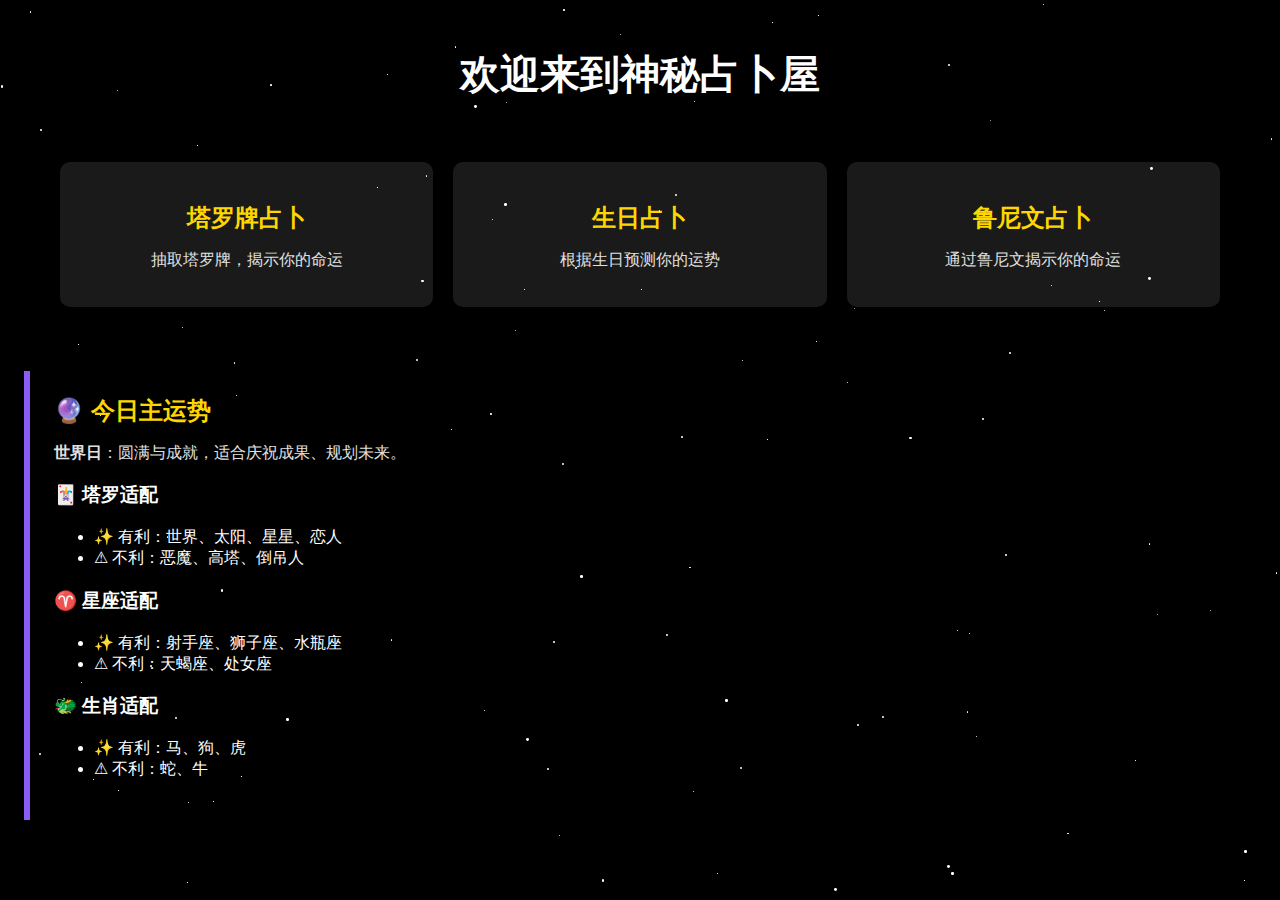
<file: index.html>
<!DOCTYPE html>
<html lang="zh">
<head>
    <script async src="https://pagead2.googlesyndication.com/pagead/js/adsbygoogle.js?client=ca-pub-4074403485690023"
     crossorigin="anonymous"></script>
    <meta charset="UTF-8">
    <meta name="viewport" content="width=device-width, initial-scale=1.0">
    <title>神秘占卜屋</title>
    <link rel="stylesheet" href="styles.css">

      <style>
        body {
            margin: 0;
            background: #000;
            min-height:100vh;
/*             height: 100vh; */
/*             overflow: hidden; */
        }

        .star {
            position: absolute;
            background: #fff;
            border-radius: 50%;
            animation: twinkle 2s infinite alternate;
        }

        @keyframes twinkle {
            0% {
                opacity: 0.2;
            }

            100% {
                opacity: 1;
            }
        }
    </style>
</head>
<body>
    <div class="container">
        <h1>欢迎来到神秘占卜屋</h1>
        <div class="fortune-options">
            <div class="fortune-card" onclick="location.href='tarot.html'">
                <h2>塔罗牌占卜</h2>
                <p>抽取塔罗牌，揭示你的命运</p>
            </div>
            <div class="fortune-card" onclick="location.href='birthday.html'">
                <h2>生日占卜</h2>
                <p>根据生日预测你的运势</p>
            </div>
            <div class="fortune-card" onclick="location.href='rune.html'">
                <h2>鲁尼文占卜</h2>
                <p>通过鲁尼文揭示你的命运</p>
            </div>
        </div>
    </div>

    <!-- 📅 每日主运势模块 - 主导日 + 塔罗 + 星座 + 生肖 适配分析 -->
    <div id="daily-essence" style="padding: 1.5em;   font-family: sans-serif;">
        <div style="border-left: 6px solid #8b5cf6;padding: 1.5em; ">
            <h2 style="margin-top: 0;">🔮 今日主运势</h2>
            <p id="main-energy">加载中...</p>

            <h3>🃏 塔罗适配</h3>
            <ul id="tarot-match">
                <li>加载中...</li>
            </ul>

            <h3>♈ 星座适配</h3>
            <ul id="zodiac-match">
                <li>加载中...</li>
            </ul>

            <h3>🐲 生肖适配</h3>
            <ul id="chinese-match">
                <li>加载中...</li>
            </ul>
        </div>
    </div>
    
<script async src="https://pagead2.googlesyndication.com/pagead/js/adsbygoogle.js?client=ca-pub-4074403485690023"
     crossorigin="anonymous"></script>
<!-- 展示广告1 -->
<ins class="adsbygoogle"
     style="display:block"
     data-ad-client="ca-pub-4074403485690023"
     data-ad-slot="3116263632"
     data-ad-format="auto"
     data-full-width-responsive="true"></ins>
<script>
     (adsbygoogle = window.adsbygoogle || []).push({});
</script>

    <script>
        // 动态生成100颗星星
        for (let i = 0; i < 100; i++) {
            const star = document.createElement('div');
            star.className = 'star';
            star.style.width = `${Math.random() * 3}px`;
            star.style.height = star.style.width;
            star.style.left = `${Math.random() * 100}vw`;
            star.style.top = `${Math.random() * 100}vh`;
            star.style.animationDelay = `${Math.random() * 2}s`;
            document.body.appendChild(star);
        }

        const energyDays = [
            {
                title: "节制日",
                description: "稳中求进，避免情绪波动，适合疗愈、修复、沟通。",
                tarot: {
                    good: ["节制", "女祭司", "星星", "力量"],
                    bad: ["战车", "恶魔", "魔术师", "高塔"]
                },
                zodiac: {
                    good: ["双鱼座", "巨蟹座", "处女座"],
                    bad: ["白羊座", "狮子座", "射手座"]
                },
                chinese: {
                    good: ["兔", "羊", "猪"],
                    bad: ["马", "虎"]
                }
            },
            {
                title: "战车日",
                description: "主动出击、果断行动，是实现目标的好时机。",
                tarot: {
                    good: ["战车", "魔术师", "皇帝", "太阳"],
                    bad: ["倒吊人", "隐士", "月亮", "节制"]
                },
                zodiac: {
                    good: ["白羊座", "狮子座", "摩羯座"],
                    bad: ["双鱼座", "巨蟹座"]
                },
                chinese: {
                    good: ["龙", "马", "虎"],
                    bad: ["羊", "兔"]
                }
            },
            {
                title: "隐士日",
                description: "适合沉思、独处、反思与计划，不宜社交。",
                tarot: {
                    good: ["隐士", "教皇", "月亮", "死神"],
                    bad: ["恋人", "战车", "太阳", "魔术师"]
                },
                zodiac: {
                    good: ["摩羯座", "天蝎座", "处女座"],
                    bad: ["双子座", "狮子座"]
                },
                chinese: {
                    good: ["蛇", "牛", "鸡"],
                    bad: ["猴", "马"]
                }
            },
            {
                title: "星星日",
                description: "充满希望与灵感，适合追逐梦想和创意表达。",
                tarot: {
                    good: ["星星", "女祭司", "世界", "愚人"],
                    bad: ["恶魔", "高塔", "死神"]
                },
                zodiac: {
                    good: ["水瓶座", "双鱼座", "射手座"],
                    bad: ["摩羯座", "金牛座"]
                },
                chinese: {
                    good: ["狗", "猪", "鼠"],
                    bad: ["蛇", "鸡"]
                }
            },
            {
                title: "太阳日",
                description: "活力四射，适合展示自我、庆祝成功。",
                tarot: {
                    good: ["太阳", "皇帝", "战车", "力量"],
                    bad: ["月亮", "隐士", "倒吊人"]
                },
                zodiac: {
                    good: ["狮子座", "白羊座", "射手座"],
                    bad: ["天蝎座", "双鱼座"]
                },
                chinese: {
                    good: ["虎", "马", "龙"],
                    bad: ["牛", "羊"]
                }
            },
            {
                title: "月亮日",
                description: "直觉敏锐，适合探索内心、处理隐秘事务。",
                tarot: {
                    good: ["月亮", "女祭司", "隐士", "星星"],
                    bad: ["太阳", "战车", "皇帝"]
                },
                zodiac: {
                    good: ["巨蟹座", "天蝎座", "双鱼座"],
                    bad: ["白羊座", "狮子座"]
                },
                chinese: {
                    good: ["兔", "蛇", "猪"],
                    bad: ["龙", "马"]
                }
            },
            {
                title: "皇帝日",
                description: "掌控局面，适合领导、制定规则与决策。",
                tarot: {
                    good: ["皇帝", "正义", "战车", "力量"],
                    bad: ["愚人", "恋人", "月亮"]
                },
                zodiac: {
                    good: ["摩羯座", "白羊座", "天秤座"],
                    bad: ["双鱼座", "巨蟹座"]
                },
                chinese: {
                    good: ["龙", "虎", "鸡"],
                    bad: ["兔", "猪"]
                }
            },
            {
                title: "女祭司日",
                description: "倾听内心，适合冥想、直觉洞察与学习。",
                tarot: {
                    good: ["女祭司", "隐士", "星星", "月亮"],
                    bad: ["战车", "魔术师", "太阳"]
                },
                zodiac: {
                    good: ["天蝎座", "双鱼座", "处女座"],
                    bad: ["白羊座", "射手座"]
                },
                chinese: {
                    good: ["蛇", "兔", "牛"],
                    bad: ["马", "猴"]
                }
            },
            {
                title: "恋人日",
                description: "注重关系与选择，适合沟通感情、合作。",
                tarot: {
                    good: ["恋人", "节制", "星星", "世界"],
                    bad: ["恶魔", "高塔", "死神"]
                },
                zodiac: {
                    good: ["天秤座", "双子座", "巨蟹座"],
                    bad: ["天蝎座", "摩羯座"]
                },
                chinese: {
                    good: ["狗", "猪", "羊"],
                    bad: ["虎", "龙"]
                }
            },
            {
                title: "力量日",
                description: "展现内在力量，适合克服挑战、保持耐心。",
                tarot: {
                    good: ["力量", "皇帝", "太阳", "战车"],
                    bad: ["倒吊人", "隐士", "月亮"]
                },
                zodiac: {
                    good: ["狮子座", "白羊座", "天蝎座"],
                    bad: ["双鱼座", "巨蟹座"]
                },
                chinese: {
                    good: ["虎", "龙", "马"],
                    bad: ["兔", "羊"]
                }
            },
            {
                title: "正义日",
                description: "追求公平与平衡，适合处理合约、法律事务。",
                tarot: {
                    good: ["正义", "皇帝", "节制", "教皇"],
                    bad: ["恶魔", "高塔", "月亮"]
                },
                zodiac: {
                    good: ["天秤座", "摩羯座", "处女座"],
                    bad: ["白羊座", "双子座"]
                },
                chinese: {
                    good: ["鸡", "牛", "龙"],
                    bad: ["猴", "狗"]
                }
            },
            {
                title: "死神日",
                description: "转变与新生，适合放下过去、迎接新开始。",
                tarot: {
                    good: ["死神", "隐士", "世界", "星星"],
                    bad: ["恋人", "太阳", "战车"]
                },
                zodiac: {
                    good: ["天蝎座", "摩羯座", "水瓶座"],
                    bad: ["狮子座", "白羊座"]
                },
                chinese: {
                    good: ["蛇", "猪", "鼠"],
                    bad: ["马", "虎"]
                }
            },
            {
                title: "恶魔日",
                description: "面对诱惑与束缚，适合审视欲望、打破限制。",
                tarot: {
                    good: ["恶魔", "死神", "月亮", "力量"],
                    bad: ["节制", "星星", "恋人"]
                },
                zodiac: {
                    good: ["天蝎座", "摩羯座", "白羊座"],
                    bad: ["双鱼座", "天秤座"]
                },
                chinese: {
                    good: ["蛇", "虎", "龙"],
                    bad: ["兔", "羊"]
                }
            },
            {
                title: "高塔日",
                description: "突变与觉醒，适合接受改变、重建信念。",
                tarot: {
                    good: ["高塔", "死神", "星星", "月亮"],
                    bad: ["皇帝", "正义", "恋人"]
                },
                zodiac: {
                    good: ["水瓶座", "天蝎座", "射手座"],
                    bad: ["金牛座", "巨蟹座"]
                },
                chinese: {
                    good: ["鼠", "猴", "龙"],
                    bad: ["牛", "林", "猪"]
                }
            },
            {
                title: "世界日",
                description: "圆满与成就，适合庆祝成果、规划未来。",
                tarot: {
                    good: ["世界", "太阳", "星星", "恋人"],
                    bad: ["恶魔", "高塔", "倒吊人"]
                },
                zodiac: {
                    good: ["射手座", "狮子座", "水瓶座"],
                    bad: ["天蝎座", "处女座"]
                },
                chinese: {
                    good: ["马", "狗", "虎"],
                    bad: ["蛇", "牛"]
                }
            },
            {
                title: "教皇日",
                description: "寻求指引与智慧，适合学习、咨询权威。",
                tarot: {
                    good: ["教皇", "隐士", "正义", "女祭司"],
                    bad: ["魔术师", "战车", "恶魔"]
                },
                zodiac: {
                    good: ["处女座", "摩羯座", "天秤座"],
                    bad: ["白羊座", "双子座"]
                },
                chinese: {
                    good: ["牛", "鸡", "蛇"],
                    bad: ["猴", "马"]
                }
            },
            {
                title: "倒吊人日",
                description: "暂停与牺牲，适合反思、放下执念。",
                tarot: {
                    good: ["倒吊人", "隐士", "月亮", "死神"],
                    bad: ["战车", "太阳", "皇帝"]
                },
                zodiac: {
                    good: ["双鱼座", "天蝎座", "巨蟹座"],
                    bad: ["白羊座", "狮子座"]
                },
                chinese: {
                    good: ["猪", "兔", "羊"],
                    bad: ["龙", "虎"]
                }
            },
            {
                title: "魔术师日",
                description: "创造与行动，适合启动新项目、展现才华。",
                tarot: {
                    good: ["魔术师", "战车", "太阳", "星星"],
                    bad: ["隐士", "倒吊人", "月亮"]
                },
                zodiac: {
                    good: ["双子座", "白羊座", "狮子座"],
                    bad: ["天蝎座", "摩羯座"]
                },
                chinese: {
                    good: ["猴", "马", "龙"],
                    bad: ["牛", "羊"]
                }
            },
            {
                title: "命运之轮日",
                description: "运势转动，适合顺势而为、抓住机遇。",
                tarot: {
                    good: ["命运之轮", "星星", "世界", "太阳"],
                    bad: ["恶魔", "高塔", "死神"]
                },
                zodiac: {
                    good: ["射手座", "水瓶座", "双子座"],
                    bad: ["处女座", "巨蟹座"]
                },
                chinese: {
                    good: ["鼠", "马", "狗"],
                    bad: ["蛇", "猪"]
                }
            },
            {
                title: "皇后日",
                description: "滋养与关怀，适合照顾自己与他人。",
                tarot: {
                    good: ["皇后", "恋人", "节制", "星星"],
                    bad: ["恶魔", "高塔", "战车"]
                },
                zodiac: {
                    good: ["巨蟹座", "天秤座", "双鱼座"],
                    bad: ["白羊座", "摩羯座"]
                },
                chinese: {
                    good: ["兔", "羊", "猪"],
                    bad: ["虎", "龙"]
                }
            },
            {
                title: "愚人日",
                description: "冒险与新开始，适合尝试新事物、保持开放。",
                tarot: {
                    good: ["愚人", "魔术师", "星星", "世界"],
                    bad: ["皇帝", "正义", "隐士"]
                },
                zodiac: {
                    good: ["水瓶座", "射手座", "白羊座"],
                    bad: ["摩羯座", "处女座"]
                },
                chinese: {
                    good: ["猴", "马", "鼠"],
                    bad: ["牛", "蛇"]
                }
            },
            {
                title: "审判日",
                description: "觉醒与评估，适合总结经验、做出决定。",
                tarot: {
                    good: ["审判", "正义", "星星", "死神"],
                    bad: ["恋人", "战车", "恶魔"]
                },
                zodiac: {
                    good: ["天秤座", "天蝎座", "水瓶座"],
                    bad: ["双子座", "狮子座"]
                },
                chinese: {
                    good: ["鸡", "蛇", "龙"],
                    bad: ["猴", "狗"]
                }
            },
            {
                title: "力量日",
                description: "展现勇气与耐心，适合面对挑战、保持冷静。",
                tarot: {
                    good: ["力量", "皇帝", "太阳", "战车"],
                    bad: ["月亮", "倒吊人", "隐士"]
                },
                zodiac: {
                    good: ["狮子座", "白羊座", "天蝎座"],
                    bad: ["双鱼座", "巨蟹座"]
                },
                chinese: {
                    good: ["虎", "龙", "马"],
                    bad: ["兔", "羊"]
                }
            },
            {
                title: "隐士日",
                description: "内省与智慧，适合独处、深入思考。",
                tarot: {
                    good: ["隐士", "女祭司", "月亮", "教皇"],
                    bad: ["战车", "魔术师", "太阳"]
                },
                zodiac: {
                    good: ["处女座", "天蝎座", "摩羯座"],
                    bad: ["白羊座", "双子座"]
                },
                chinese: {
                    good: ["蛇", "牛", "鸡"],
                    bad: ["马", "猴"]
                }
            },
            {
                title: "恋人日",
                description: "和谐与选择，适合增进关系、做出情感决定。",
                tarot: {
                    good: ["恋人", "皇后", "节制", "星星"],
                    bad: ["恶魔", "高塔", "死神"]
                },
                zodiac: {
                    good: ["天秤座", "巨蟹座", "双鱼座"],
                    bad: ["天蝎座", "摩羯座"]
                },
                chinese: {
                    good: ["兔", "猪", "羊"],
                    bad: ["虎", "龙"]
                }
            },
            {
                title: "战车日",
                description: "行动与控制，适合推进计划、展现决心。",
                tarot: {
                    good: ["战车", "魔术师", "皇帝", "太阳"],
                    bad: ["倒吊人", "隐士", "月亮"]
                },
                zodiac: {
                    good: ["白羊座", "狮子座", "摩羯座"],
                    bad: ["双鱼座", "巨蟹座"]
                },
                chinese: {
                    good: ["龙", "马", "虎"],
                    bad: ["羊", "兔"]
                }
            },
            {
                title: "星星日",
                description: "希望与灵感，适合追逐梦想、恢复信心。",
                tarot: {
                    good: ["星星", "愚人", "世界", "女祭司"],
                    bad: ["恶魔", "高塔", "死神"]
                },
                zodiac: {
                    good: ["水瓶座", "射手座", "双鱼座"],
                    bad: ["摩羯座", "金牛座"]
                },
                chinese: {
                    good: ["狗", "猪", "鼠"],
                    bad: ["蛇", "鸡"]
                }
            },
            {
                title: "月亮日",
                description: "直觉与潜意识，适合探索内心、处理隐秘。",
                tarot: {
                    good: ["月亮", "女祭司", "隐士", "星星"],
                    bad: ["太阳", "战车", "皇帝"]
                },
                zodiac: {
                    good: ["巨蟹座", "天蝎座", "双鱼座"],
                    bad: ["白羊座", "狮子座"]
                },
                chinese: {
                    good: ["兔", "蛇", "猪"],
                    bad: ["龙", "马"]
                }
            },
            {
                title: "太阳日",
                description: "活力与成功，适合展示才华、庆祝成果。",
                tarot: {
                    good: ["太阳", "战车", "皇帝", "力量"],
                    bad: ["月亮", "隐士", "倒吊人"]
                },
                zodiac: {
                    good: ["狮子座 ", "白羊座", "射手座"],
                    bad: ["天蝎座", "双鱼座"]
                },
                chinese: {
                    good: ["虎", "马", "龙"],
                    bad: ["牛", "羊"]
                }
            },
            {
                title: "节制日",
                description: "平衡与和谐，适合疗愈、沟通、调整节奏。",
                tarot: {
                    good: ["节制", "恋人", "星星", "皇后"],
                    bad: ["恶魔", "高塔", "战车"]
                },
                zodiac: {
                    good: ["双鱼座", "巨蟹座", "天秤座"],
                    bad: ["白羊座", "狮子座"]
                },
                chinese: {
                    good: ["兔", "羊", "猪"],
                    bad: ["马", "虎"]
                }
            }
        ];

        const today = new Date();
        const index = today.getFullYear() * 10000 + (today.getMonth() + 1) * 100 + today.getDate();
        const selectedEnergy = energyDays[index % energyDays.length];

        function renderList(id, goodList, badList) {
            const ul = document.getElementById(id);
            ul.innerHTML = `
            <li>✨ 有利：${goodList.join("、")}</li>
            <li>⚠ 不利：${badList.join("、")}</li>
        `;
        }

        document.getElementById("main-energy").innerHTML = `<strong>${selectedEnergy.title}</strong>：${selectedEnergy.description}`;
        renderList("tarot-match", selectedEnergy.tarot.good, selectedEnergy.tarot.bad);
        renderList("zodiac-match", selectedEnergy.zodiac.good, selectedEnergy.zodiac.bad);
        renderList("chinese-match", selectedEnergy.chinese.good, selectedEnergy.chinese.bad);
    </script>
</body>
</html>
</file>
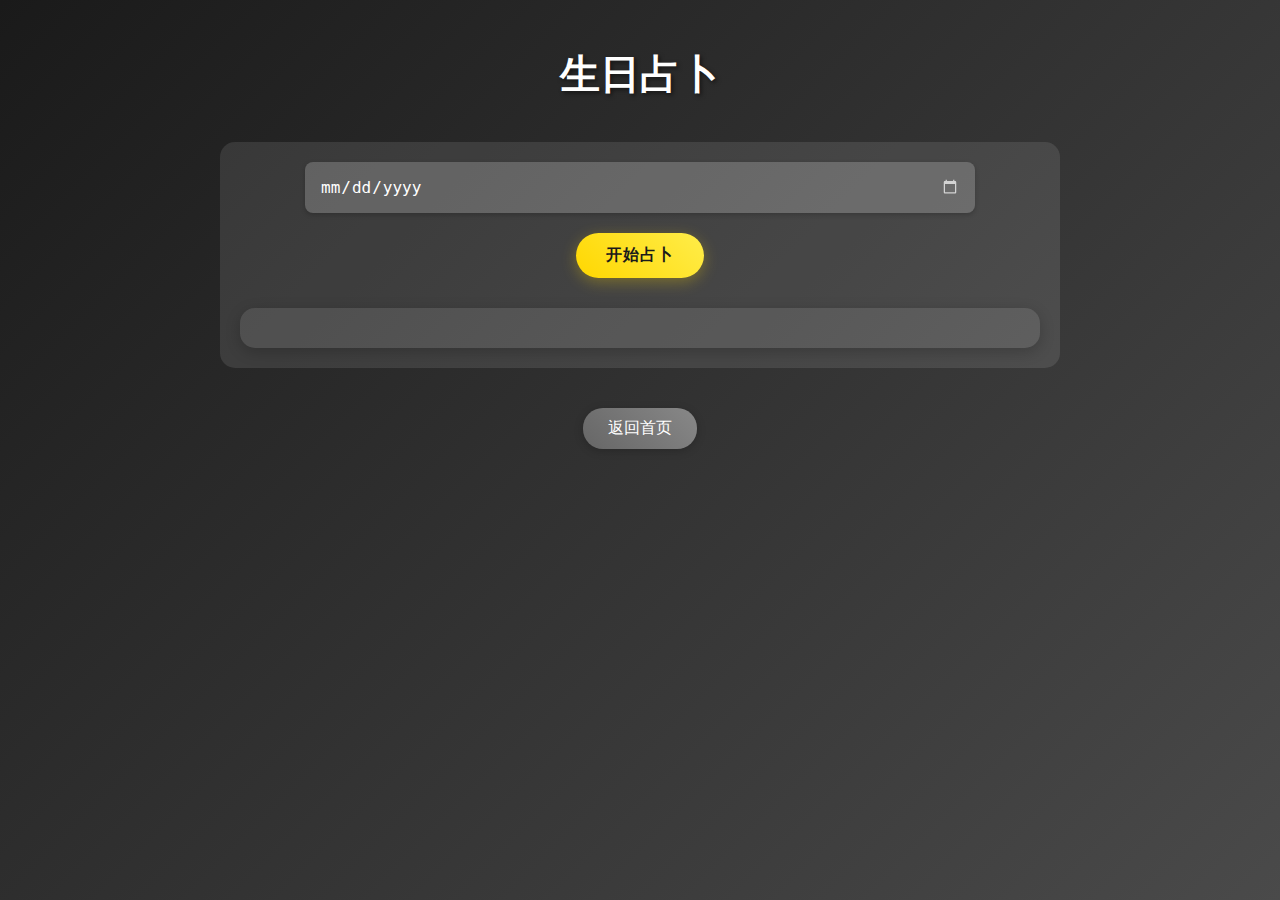
<file: birthday.html>
<!DOCTYPE html>
<html lang="zh">
<head>
    <script async src="https://pagead2.googlesyndication.com/pagead/js/adsbygoogle.js?client=ca-pub-4074403485690023"
     crossorigin="anonymous"></script>
    <meta charset="UTF-8">
    <meta name="viewport" content="width=device-width, initial-scale=1.0">
    <title>生日占卜 - 神秘占卜屋</title>
    <link rel="stylesheet" href="styles.css">
    <link rel="stylesheet" href="fortune.css">
    <link rel="stylesheet" href="animations.css">
</head>
<body>
    <div class="container">
        <h1>生日占卜</h1>
        <div class="fortune-container">
            <div class="input-section">
                <input type="date" id="birthdate">
                <button onclick="analyzeBirthday()">开始占卜</button>
            </div>
            <div id="birthday-result" class="result-container"></div>
        </div>
        <a href="index.html" class="back-button">返回首页</a>
    </div>
    <script src="birthday.js"></script>
</body>
</html>
</file>
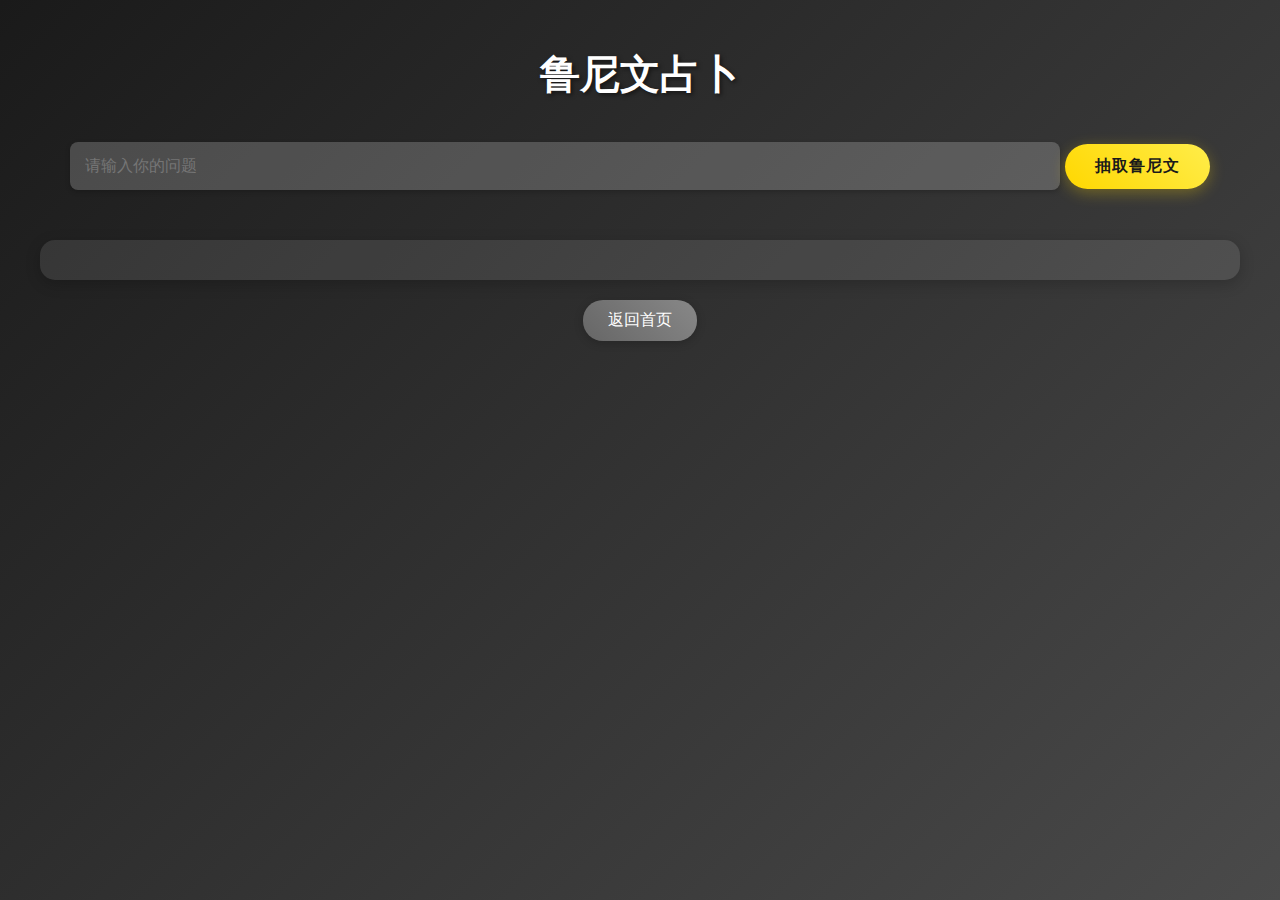
<file: rune.html>
<!DOCTYPE html>
<html lang="zh">
<head>
    <meta charset="UTF-8">
    <meta name="viewport" content="width=device-width, initial-scale=1.0">
    <title>鲁尼文占卜 - 神秘占卜屋</title>
    <link rel="stylesheet" href="styles.css">
    <link rel="stylesheet" href="fortune.css">
    <link rel="stylesheet" href="animations.css">
</head>
<body>
    <div class="container">
        <h1>鲁尼文占卜</h1>
        <div class="rune-container">
            <div class="input-section">
                <input type="text" id="runeQuestion" placeholder="请输入你的问题">
                <button onclick="drawRunes()">抽取鲁尼文</button>
            </div>
            <div id="rune-result" class="result-container"></div>
        </div>
        <a href="index.html" class="back-button">返回首页</a>
    </div>
    <script src="rune.js"></script>
</body>
</html>
</file>
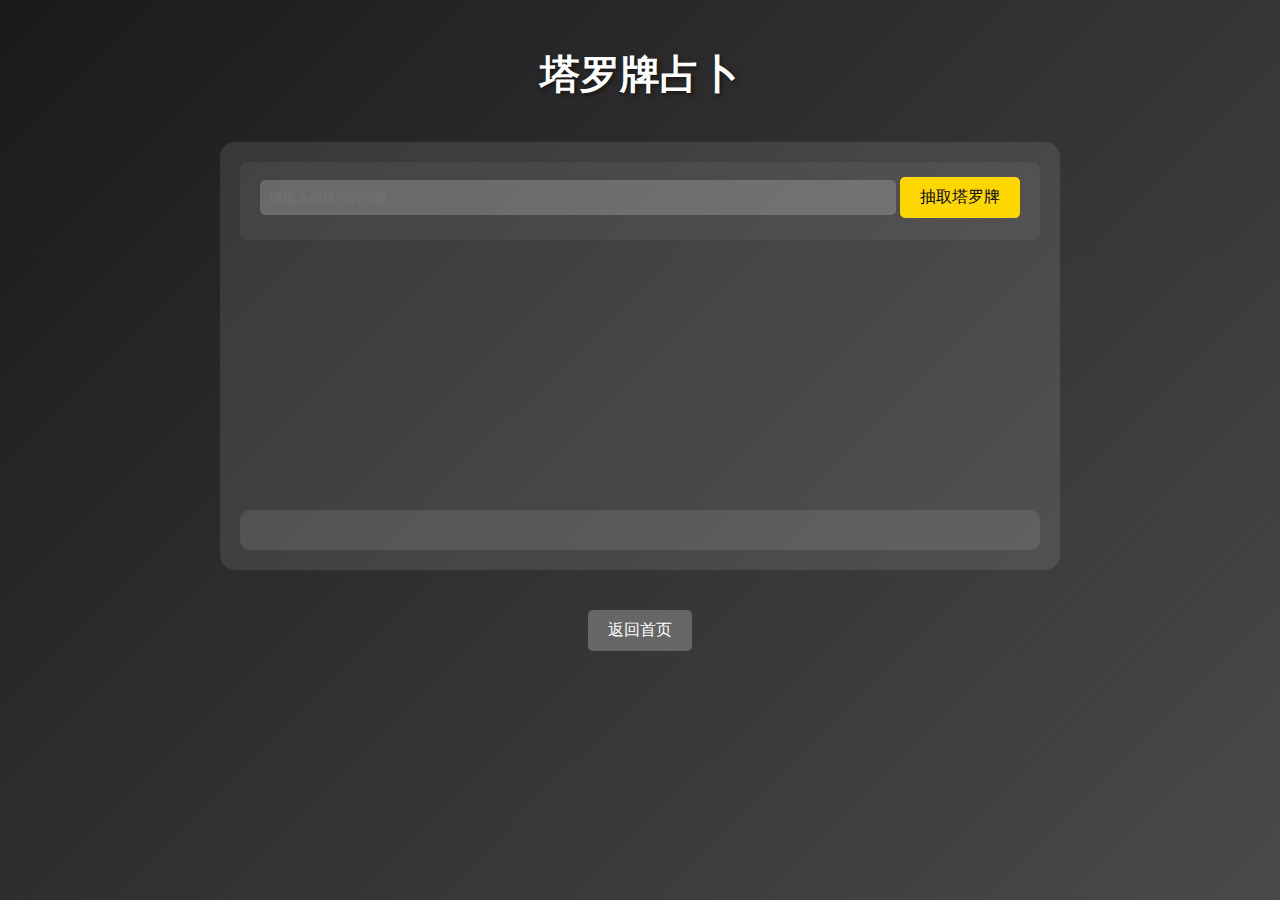
<file: tarot.html>
<!DOCTYPE html>
<html lang="zh">
<head>
    <script async src="https://pagead2.googlesyndication.com/pagead/js/adsbygoogle.js?client=ca-pub-4074403485690023"
     crossorigin="anonymous"></script>
    <meta charset="UTF-8">
    <meta name="viewport" content="width=device-width, initial-scale=1.0">
    <title>塔罗牌占卜 - 神秘占卜屋</title>
    <link rel="stylesheet" href="styles.css">
    <link rel="stylesheet" href="tarot.css">
    <link rel="stylesheet" href="animations.css">
</head>
<body>
    <div class="container">
        <h1>塔罗牌占卜</h1>
        <div class="tarot-container">
            <div class="question-section">
                <input type="text" id="question" placeholder="请输入你想问的问题">
                <button onclick="drawCards()">抽取塔罗牌</button>
            </div>
            <div id="cards-container" class="cards-container"></div>
            <div id="reading-result" class="reading-result"></div>
        </div>
        <a href="index.html" class="back-button">返回首页</a>
    </div>
    <script src="tarot.js"></script>

    <script async src="https://pagead2.googlesyndication.com/pagead/js/adsbygoogle.js?client=ca-pub-4074403485690023"
     crossorigin="anonymous"></script>
<!-- 展示广告1 -->
<ins class="adsbygoogle"
     style="display:block"
     data-ad-client="ca-pub-4074403485690023"
     data-ad-slot="3116263632"
     data-ad-format="auto"
     data-full-width-responsive="true"></ins>
<script>
     (adsbygoogle = window.adsbygoogle || []).push({});
</script>
</body>
</html>
</file>
<file: styles.css>
body {
    font-family: 'Microsoft YaHei', sans-serif;
    margin: 0;
    padding: 0;
    background: linear-gradient(135deg, #1a1a1a, #4a4a4a);
    color: white;
    min-height: 100vh;
}

.container {
    max-width: 1200px;
    margin: 0 auto;
    padding: 20px;
    text-align: center;
}

h1 {
    font-size: 2.5em;
    margin-bottom: 40px;
    text-shadow: 2px 2px 4px rgba(0,0,0,0.5);
}

.fortune-options {
    display: grid;
    grid-template-columns: repeat(auto-fit, minmax(300px, 1fr));
    gap: 20px;
    padding: 20px;
}

.fortune-card {
    background: rgba(255, 255, 255, 0.1);
    border-radius: 10px;
    padding: 20px;
    cursor: pointer;
    transition: transform 0.3s ease, box-shadow 0.3s ease;
}

.fortune-card:hover {
    transform: translateY(-5px);
    box-shadow: 0 5px 15px rgba(0,0,0,0.3);
}

h2 {
    color: #ffd700;
    margin-bottom: 10px;
}

p {
    color: #e0e0e0;
}
</file>
<file: fortune.css>
.fortune-container {
    background: rgba(255, 255, 255, 0.1);
    border-radius: 15px;
    padding: 20px;
    margin: 20px auto;
    max-width: 800px;
}

.input-section {
    margin-bottom: 30px;
    text-align: center;
}

.input-section input {
    width: 80%;
    padding: 15px;
    border: none;
    border-radius: 8px;
    margin-bottom: 20px;
    background: rgba(255, 255, 255, 0.2);
    color: white;
    font-size: 16px;
    transition: all 0.3s ease;
    box-shadow: 0 2px 5px rgba(0, 0, 0, 0.2);
}

.input-section input:focus {
    outline: none;
    background: rgba(255, 255, 255, 0.25);
    box-shadow: 0 4px 10px rgba(0, 0, 0, 0.3);
}

.input-section button {
    padding: 12px 30px;
    font-size: 16px;
    color: #1a1a1a;
    background: linear-gradient(45deg, #ffd700, #ffed4a);
    border: none;
    border-radius: 25px;
    cursor: pointer;
    transition: all 0.3s ease;
    box-shadow: 0 4px 15px rgba(255, 215, 0, 0.3);
    font-weight: bold;
    text-transform: uppercase;
    letter-spacing: 1px;
}

.input-section button:hover {
    transform: translateY(-2px);
    box-shadow: 0 6px 20px rgba(255, 215, 0, 0.4);
    background: linear-gradient(45deg, #ffed4a, #ffd700);
}

.input-section button:active {
    transform: translateY(1px);
    box-shadow: 0 2px 10px rgba(255, 215, 0, 0.3);
}

.back-button {
    display: inline-block;
    margin-top: 20px;
    padding: 10px 25px;
    background: linear-gradient(45deg, #666, #888);
    color: white;
    text-decoration: none;
    border-radius: 20px;
    transition: all 0.3s ease;
    box-shadow: 0 2px 10px rgba(0, 0, 0, 0.2);
    font-weight: 500;
}

.back-button:hover {
    background: linear-gradient(45deg, #777, #999);
    transform: translateY(-2px);
    box-shadow: 0 4px 15px rgba(0, 0, 0, 0.3);
}

.back-button:active {
    transform: translateY(1px);
    box-shadow: 0 2px 5px rgba(0, 0, 0, 0.2);
}

.result-container {
    padding: 20px;
    background: rgba(255, 255, 255, 0.1);
    border-radius: 15px;
    margin-top: 20px;
    text-align: left;
    box-shadow: 0 4px 15px rgba(0, 0, 0, 0.2);
    transition: all 0.3s ease;
}

.result-container:hover {
    box-shadow: 0 6px 20px rgba(0, 0, 0, 0.3);
}

input[type="date"] {
    width: 80%;
    padding: 15px;
    border: none;
    border-radius: 8px;
    margin-bottom: 20px;
    background: rgba(255, 255, 255, 0.2);
    color: white;
    font-size: 16px;
    transition: all 0.3s ease;
    box-shadow: 0 2px 5px rgba(0, 0, 0, 0.2);
}

input[type="date"]::-webkit-calendar-picker-indicator {
    filter: invert(1);
    opacity: 0.7;
    cursor: pointer;
}

input[type="date"]::-webkit-calendar-picker-indicator:hover {
    opacity: 1;
}

.result-section {
    margin: 15px 0;
    padding: 10px;
    border-left: 3px solid #ffd700;
}

.highlight {
    color: #ffd700;
    font-weight: bold;
}
</file>
<file: animations.css>
@keyframes cardFlip {
    0% { transform: rotateY(0deg); }
    100% { transform: rotateY(180deg); }
}

@keyframes fadeIn {
    from { opacity: 0; transform: translateY(20px); }
    to { opacity: 1; transform: translateY(0); }
}

@keyframes glowing {
    0% { box-shadow: 0 0 5px #ffd700; }
    50% { box-shadow: 0 0 20px #ffd700; }
    100% { box-shadow: 0 0 5px #ffd700; }
}

/* 为各个元素添加动画 */
.card {
    animation: fadeIn 0.5s ease-out;
    transition: transform 0.3s ease;
}

.card:hover {
    animation: glowing 2s infinite;
}

.result-section {
    animation: fadeIn 0.5s ease-out;
    animation-fill-mode: both;
}

.result-section:nth-child(2) {
    animation-delay: 0.2s;
}

.result-section:nth-child(3) {
    animation-delay: 0.4s;
}

.highlight {
    animation: glowing 2s infinite;
}

.name-char-analysis {
    animation: fadeIn 0.5s ease-out;
    animation-fill-mode: both;
}
</file>
<file: tarot.css>
.tarot-container {
    background: rgba(255, 255, 255, 0.1);
    border-radius: 15px;
    padding: 20px;
    margin: 20px auto;
    max-width: 800px;
}

.question-section {
    margin-bottom: 30px;
}

input[type="text"] {
    width: 80%;
    padding: 10px;
    border: none;
    border-radius: 5px;
    margin-bottom: 10px;
    background: rgba(255, 255, 255, 0.2);
    color: white;
}

button {
    padding: 10px 20px;
    background: #ffd700;
    border: none;
    border-radius: 5px;
    cursor: pointer;
    font-size: 16px;
}

button:hover {
    background: #ffed4a;
}

.cards-container {
    display: flex;
    justify-content: center;
    gap: 20px;
    margin: 20px 0;
    min-height: 220px;
}

.card {
    width: 120px;
    height: 200px;
    position: relative;
    cursor: pointer;
    overflow: visible;
    perspective: 1000px;
}

.card-inner {
    position: relative;
    width: 100%;
    height: 100%;
    text-align: center;
    transition: transform 0.8s;
    transform-style: preserve-3d;
    overflow: visible;
}

.card.flipped .card-inner {
    transform: rotateY(180deg);
}

.card-front, .card-back {
    position: absolute;
    top: 0;
    left: 0;
    width: 100%;
    height: 100%;
    border-radius: 10px;
    background-size: 100% 100%;
    background-position: center;
    background-repeat: no-repeat;
    box-shadow: 0 4px 8px rgba(0,0,0,0.2);
    border: 2px solid rgba(255, 215, 0, 0.3);
    backface-visibility: hidden;
}

.card-front {
    background-image: url('images/tarot/Back.png');
}

.card-back {
    transform: rotateY(180deg);
}

.card-meaning {
    background: rgba(255, 255, 255, 0.1);
    padding: 15px;
    margin: 10px 0;
    border-radius: 8px;
}

.card-meaning h4 {
    color: #ffd700;
    margin: 0 0 10px 0;
}

.instructions {
    color: #aaa;
    font-style: italic;
    margin: 20px 0;
    text-align: center;
}

.question-section {
    background: rgba(255, 255, 255, 0.05);
    padding: 15px;
    border-radius: 8px;
    margin-bottom: 20px;
}

.reading-result {
    margin-top: 30px;
    padding: 20px;
    background: rgba(255, 255, 255, 0.1);
    border-radius: 10px;
}

.back-button {
    display: inline-block;
    margin-top: 20px;
    padding: 10px 20px;
    background: #666;
    color: white;
    text-decoration: none;
    border-radius: 5px;
}

.back-button:hover {
    background: #888;
}

.meaning-sections {
    display: grid;
    grid-template-columns: repeat(auto-fit, minmax(250px, 1fr));
    gap: 15px;
    margin-top: 15px;
}

.meaning-section {
    background: rgba(255, 255, 255, 0.05);
    padding: 15px;
    border-radius: 8px;
    border-left: 3px solid #ffd700;
}

.meaning-section h5 {
    color: #ffd700;
    margin: 0 0 10px 0;
    font-size: 1.1em;
}

.meaning-section p {
    margin: 0;
    line-height: 1.4;
}

.card-meaning {
    margin-bottom: 30px;
    padding: 20px;
    background: rgba(255, 255, 255, 0.1);
    border-radius: 10px;
}

.card:hover {
    transform: none;
}

.combinations-section {
    background: rgba(255, 215, 0, 0.1);
    padding: 15px;
    margin: 20px 0;
    border-radius: 8px;
    border-left: 3px solid #ffd700;
}

.combination-meaning {
    color: #ffd700;
    font-style: italic;
    margin: 10px 0;
}

/* 卡牌背面装饰样式 */
/*
.card-front::after,
.card-front::before {
    display: none;
}
*/

.combinations-grid {
    display: grid;
    grid-template-columns: repeat(auto-fit, minmax(250px, 1fr));
    gap: 15px;
    margin-top: 15px;
}

.combination-item {
    background: rgba(255, 215, 0, 0.05);
    padding: 15px;
    border-radius: 8px;
}

.combination-item:hover {
    background: rgba(255, 215, 0, 0.1);
}

.combination-meaning {
    color: #ffd700;
    font-style: italic;
    margin: 0;
    line-height: 1.4;
}

.combinations-section h4 {
    color: #ffd700;
    text-align: center;
    margin-bottom: 20px;
    font-size: 1.2em;
}
</file>
